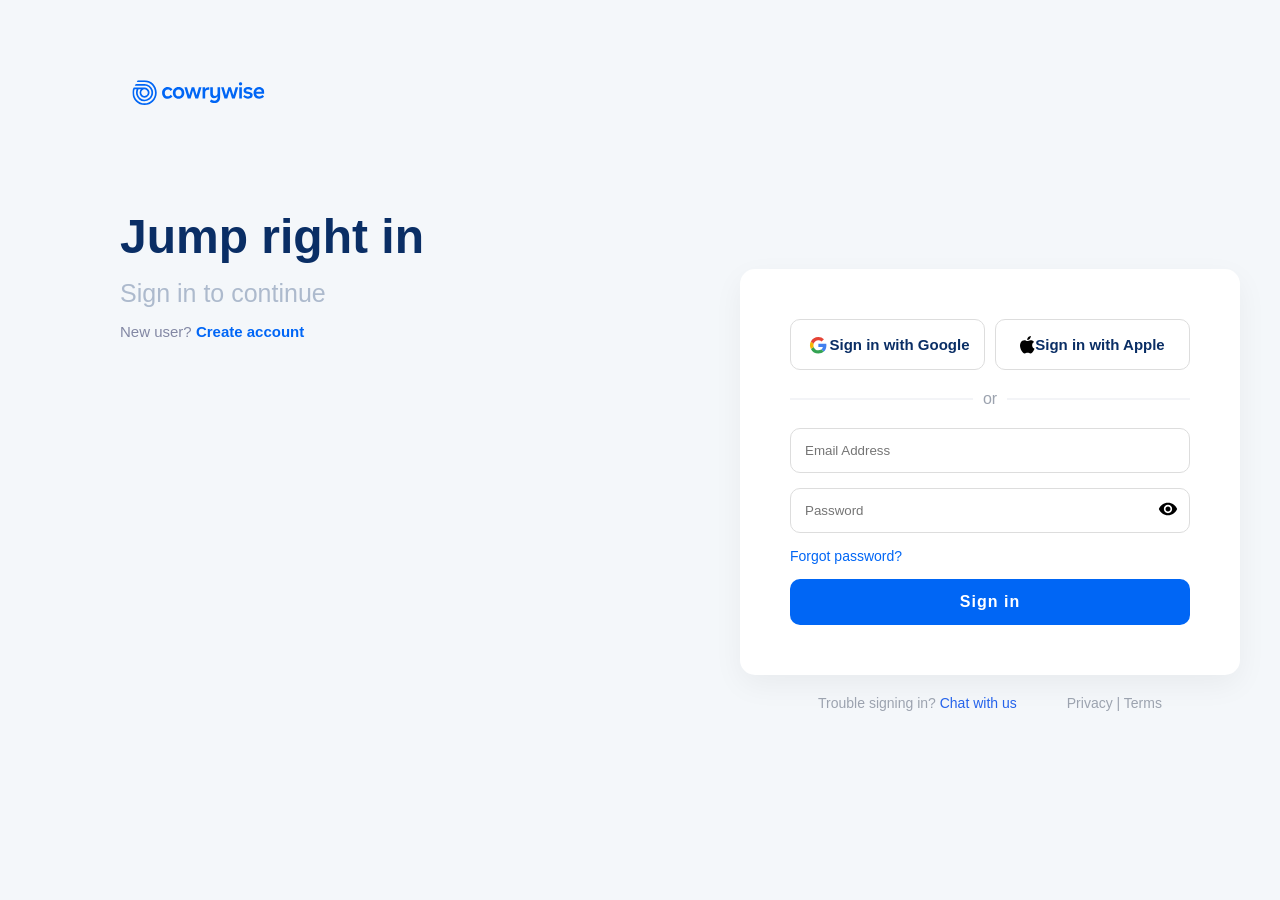
<file: login.html>
<!DOCTYPE html>
<html lang="en">

<head>
    <meta charset="UTF-8">
    <meta name="viewport" content="width=device-width, initial-scale=1.0">
    <title>Login</title>
    <link rel="stylesheet" href="style.css">
</head>

<body>

    <div class="container">

        <!-- LEFT SIDE-->
        <div class="left">

            <!-- LOGO-->
            <div class="logo">
                <img src="./Media/logo0.svg" alt="" srcset="">
            </div>

            <div class="left-content">
                <h1>Jump right in</h1>
                <p>Sign in to continue</p>
                <span class="small">New user? <a href="./signup.html">Create account</a></span>

            </div>
        </div>

        <!-- RIGHT SIDE (FORM) -->
        <div class="right">
            <div class="form-box">

                <div class="social-btn">
                    <button class="btn google"><img src="./Media/google-img.svg" alt="" srcset="">Sign in with
                        Google</button>
                    <button class="btn apple"><img src="./Media/apple-img.svg" alt="" srcset="">Sign in with
                        Apple</button>
                </div>

                <div class="divider">
                    <hr>
                    <span>or</span>
                    <hr>
                </div>

                <form>
                    <input type="email" placeholder="Email Address" required>

                    <div class="password-box">
                        <input type="password" placeholder="Password" required>
                        <span><img src="./Media/eye-img.svg" alt="" srcset=""></span>
                    </div>

                    <a href="#" class="forgot">Forgot password?</a>

                    <button class="submit">Sign in</button>
                </form>

            </div>

            <div class="footer">
                <p>Trouble signing in? <a href="#">Chat with us</a></p>
                <p class="links">Privacy | Terms</p>
            </div>




        </div>

    </div>

</body>

</html>
</file>
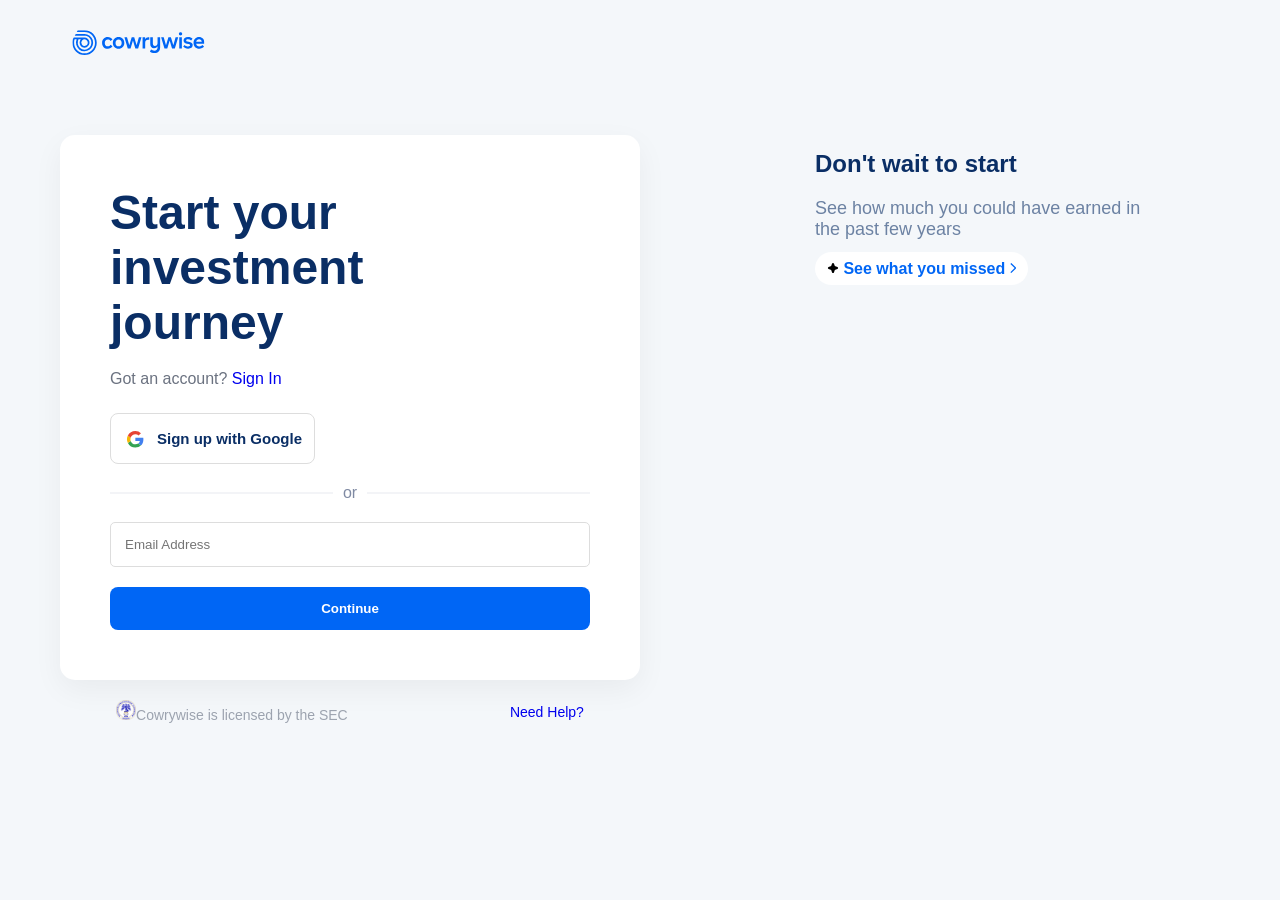
<file: signup.html>
<!DOCTYPE html>
<html lang="en">

<head>
    <meta charset="UTF-8">
    <meta name="viewport" content="width=device-width, initial-scale=1.0">
    <title>Sign up</title>
    <link rel="stylesheet" href="style.css">
</head>

<body>
    <div class="signup-container">

        <!-- LEFT -->
        <div class="signup-left">
            <div class="signup-nav">
                <img src="./Media/logo0.svg" alt="logo">
            </div>

            <div class="signup-box">
                <h1>Start your investment journey</h1>
                <p>Got an account? <a href="./login.html">Sign In</a></p>

                <button class="signup-google-btn">
                    <img src="./Media/google-img.svg" alt="">
                    Sign up with Google
                </button>

                <div class="signup-divider">
                    <hr><span>or</span>
                    <hr>
                </div>

                <input type="email" placeholder="Email Address">

                <button class="signup-continue">Continue</button>
            </div>

            <div class="signup-footer">
                <p><img src="./Media/sec-logo.uViKvy1J.png" alt="">Cowrywise is licensed by the SEC</p>
                <p class="helps"><a href="#">Need Help?</a></p>
            </div>
        </div>

        <!-- RIGHT -->
        <div class="signup-right">
            <div class="signup-right-box">
                <h2>Don't wait to start</h2>
                <p>See how much you could have earned in the past few years</p>
                <a href="#"><img src="./Media/star.svg" alt="" srcset=""> See what you missed <img
                        src="./Media/angle-right.svg" alt="" srcset=""></a>
            </div>
        </div>

    </div>
</body>

</html>
</file>
<file: style.css>
* {
  margin: 0;
  padding: 0;
  box-sizing: border-box;
  font-family: "Inter", sans-serif;
}

body {
  background-color: #f4f7fa;
}



.myNav {
  padding: 20px 15px !important;
  background-color: white !important;
  box-shadow: 0 2px 8px rgba(0, 0, 0, 0.08) !important;
  z-index: 10;
}

.myNav .navbar-brand img {
  width: 170px;
}

.mydropdownn {
  border: none !important;
  box-shadow: 0 2px 8px rgba(0, 0, 0, 0.08) !important;
  background-color: white !important;
  width: max-content !important;
  border-radius: 10px !important;
  padding: 40px !important;
  pointer-events: auto !important;
}

.mydropdownn .dropItem {
  pointer-events: auto !important;
}

.mydropdownn .dropItem li {
  pointer-events: auto !important;
  cursor: pointer !important;
}

.dropItem img {
  width: 45px;
}

.dropItem strong {
  font-weight: 600;
}

.dropItem p {
  font-size: 14px;
  color: #6C82A3;
  font-weight: 500;
  transition: .5s ease;
}

.dropItem li:hover,
.dropItem li:hover p {
  color: #056DFF;
  transition: .5s ease;
}

.dropItem strong button {
  font-size: 10px;
  letter-spacing: 2px;
  padding: 1px 2px !important;
}

.verticalLine {
  width: 1px;
  height: auto;
  background-color: #E5E5E5;
}

.dropItem a {
  text-decoration: none;
}

.navList {
  color: #6C82A3 !important;
  font-weight: 500 !important;
  transition: .5s ease;
}

.navList:hover,
.navList:focus {
  color: black !important;
}

.login {
  text-decoration: none;
  color: #056DFF;
  font-weight: 600;
  font-size: 16px;
}

.signupBtn {
  font-weight: 600;
  font-size: 16px;
  width: max-content;
  color: white;
  background-color: #056DFF;
  border: none;
  padding: 10px 25px !important;
  border-radius: 6px !important;
  box-shadow: 0 4px 12px rgba(5, 109, 255, 0.3) !important;
}





.main-section {
  position: relative;
  padding: 0 10px;
}

.line-bg {
  width: 100%;
  background-image: url(./Media/bg-lines.svg);
  background-repeat: no-repeat;
  background-size: cover;
  height: 500px;
}

.main-div {
  position: absolute;
  position: absolute;
  top: 50%;
  left: 50%;
  transform: translate(-50%, -50%);
  text-align: center;
  max-width: 500px;
}

.main-div h1 {
  font-size: 4rem;
  font-weight: 700;
  color: #0a2e65;
  margin-bottom: 15px;
}

.main-div p {
  font-size: 1.1rem;
  color: #8f9fb9;
}

.btn-start {
  margin-top: 20px;
  padding: 14px 30px;
  background: #0067f5;
  color: #fff;
  font-size: 18px;
  font-weight: bold;
  border: none;
  border-radius: 8px;
  cursor: pointer;
  box-shadow: 0 10px 20px rgba(0, 103, 245, 0.25);
}

.btn-start:hover {
  transform: translateY(-2px);
  box-shadow: 0 15px 30px rgba(0, 0, 0, 0.12);
}

.growth-section {
  margin-top: 50px;
  padding: 0 10px;
}

.growth-title {
  font-size: 2.3rem;
  font-weight: 700;
  color: #082552;
}

.growth-text {
  color: #282552;
  font-size: 1rem;
  line-height: 1.6;
}


.feature-section {
  padding: 80px 20px;
}

.feature-card {
  position: relative;
  background: #f9fbff;
  border-radius: 20px;
  padding-top: 20px;
  overflow: hidden;
}

.image-box img {
  width: 100%;
  display: block;
}

.card-title {
  position: absolute;
  top: 20px;
  left: 20px;
  font-size: 18px;
  font-weight: 600;
  color: #082552;
  z-index: 2;
}


.content-box {
  position: relative;
  background: #fff;
  margin: -60px 20px 20px;
  padding: 10px;
  border-radius: 15px;
  box-shadow: 0 10px 30px rgba(0, 0, 0, 0.05);
  display: flex;
  align-items: center;
  gap: 15px;
}

.content-box:hover {
  transform: translateY(-2px);
}

.content-box img {
  width: 50px;
  height: 50px;
  background-color: #f5f6fa;
  border-radius: 50%;

  animation: floatUp 3s ease-in-out infinite;
}

@keyframes floatUp {
  0% {
    transform: translateY(0);
  }

  50% {
    transform: translateY(-8px);
  }

  100% {
    transform: translateY(0);
  }
}




.content-box p {
  font-size: 14px;
  color: #7182a3;
  line-height: 1.5;
}

.feature-section {
  padding: 60px 15px;
  background: #ffffff;
}


.feature-card {
  background: #f5f6fa;
  border-radius: 20px;
  padding: 25px;
  height: 100%;
  display: flex;
  flex-direction: column;
  justify-content: space-between;
}


.phone-card {
  min-height: 400px;
  position: relative;
  overflow: hidden;
}

.phone-img {
  position: absolute;
  top: -220px;
  left: 50%;
  transform: translateX(-50%);
  width: 300px;
}

.coin-img {
  position: absolute;
  bottom: -50px;
  left: -80px;
  width: 200px;
  animation: rotateCoin 12s ease-in-out infinite;
}

@keyframes rotateCoin {
  from {
    transform: rotate(0deg);
  }

  to {
    transform: rotate(360deg);
  }
}

.center-card {
  display: flex;
  align-items: center;
  justify-content: center;
}

.center-card img {
  width: 80%;
  height: auto;
}


.text-card h3 {
  font-size: 1.8rem;
  font-weight: 700;
  color: #0a2e65;
  margin-bottom: 15px;
}

.text-card p {
  font-size: 0.95rem;
  color: #7c8da6;
  line-height: 1.6;
}


.image-card {
  padding: 0;
  overflow: hidden;
  position: relative;
}

.image-card img {
  width: 100%;
  height: 100%;
  object-fit: cover;
  border-radius: 20px;
}

/* .coin-right {
  position: absolute;
  bottom: -150px;
  right: -300px;
  width: 20px;


  animation: coinSpin 12s linear infinite;
} */


.small-text {
  font-size: 0.85rem;
  color: #7c8da6;
  margin-top: 10px;
}

.small-text {
  padding: 0 15px;
  margin-top: 20px;
  font-size: 15px;
}

.small-text a {
  text-decoration: none;
}


.figured-section {
  padding: 60px 15px;
}

.figured-text h2 {
  font-size: 50px;
  color: #082552;
  text-align: center;
}

.review-wrapper {
  overflow: hidden;
  margin-top: 50px;
}

.review-track {
  display: flex;
  gap: 20px;
  width: max-content;

  animation: scroll 60s linear infinite;
}

.review-track:hover {
  animation-play-state: paused;
  cursor: pointer;
}

@keyframes scroll {
  0% {
    transform: translateX(0);
  }

  100% {
    transform: translateX(-50%);
  }
}

.review-box {
  padding: 50px 60px;
  background: #fff;
  border-radius: 20px;
  border: 1px solid #e0e4eb;
  max-width: 600px;
  white-space: normal;
  font-size: 50px;
  font-weight: 700;
  color: #0067f5;
  align-items: center;
}


.time-money-section {
  background-color: #004fff;
  padding: 60px 15px;
}

.main-title {
  font-size: 3rem;
  font-weight: 600;
  line-height: 1.2;
  color: #fffcff;
}

.top-text {
  font-weight: 500;
  color: #fffcff;
}

.sub-text {
  font-size: 0.9rem;
  opacity: 0.8;
  color: #56afff;
}

.btn-invest {
  background: #fff;
  color: #4f6384;
  font-size: 15px;
  font-weight: 700;
  border: none;
  padding: 10px 20px;
  border-radius: 8px;
  transition: 0.4s;
}

.btn-invest:hover {
  background: #1e3c62;
  color: #fffcff;
}

.input-card {
  border-radius: 15px;
  padding: 20px;
  background: #0067f5;
}

.small-text {
  font-size: 0.9rem;
  opacity: 0.9;
  margin-bottom: 40px;
  color: #54acfc;
}

.link {
  text-decoration: underline;
  cursor: pointer;
  color: #fffcff;
}

.amount-value {
  padding-bottom: 5px;

}

/* Input line */
.amount-box {
  display: flex;
  justify-content: space-between;
  align-items: center;
  margin-top: 10px;
}

.amount-box h2 {
  margin: 0;
  color: #fffcff;
  font-weight: 700;
}

.amount-box select {
  background: #0067f5;
  color: #fffcff;
  border: 1px solid #fffcff;
  padding: 5px 10px;
  border-radius: 5px;
  cursor: pointer;
}

.input-card2 {
  border-radius: 15px;
  padding: 30px;
  background: #d6ffeb;

}

.small-text2 {
  display: flex;
  justify-content: space-between;
  align-items: center;
  margin-top: 10px;
  color: #40b255;
}

.amount-box2 {
  display: flex;
  justify-content: space-between;
  align-items: center;
  margin-top: 10px;
  color: #40b255;
}

.goal-container {
  padding: 60px 15px;
}

.main-goal {
  color: #082552;
  font-size: 2.5rem;
  font-weight: 700;
  width: 100%;
  max-width: 350px;
}

.main-p {
  color: #7c8da6;
  font-size: 1.1rem;
  line-height: 1.6;
  width: 100%;
  max-width: 650px;
}

.testimonial-container {
  padding: 40px 15px;
}

.testimonial-card {
  position: relative;
  border-radius: 20px;
  overflow: hidden;

  transition: transform 0.4s ease, box-shadow 0.4s ease;
}



.testimonial-card img {
  width: 100%;
  height: 100%;
  object-fit: cover;
}

.overlay {
  position: absolute;
  inset: 0;
  background: linear-gradient(to top, rgba(0, 0, 0, 0.6), transparent);
}

.text-box {
  position: absolute;
  bottom: 20px;
  left: 20px;
  right: 20px;
  color: #fff;
}

.text-box h5 {
  font-size: 16px;
  font-weight: 600;
}

.text-box p {
  font-size: 13px;
  opacity: 0.8;
}

.play-btn {
  position: absolute;
  top: 15px;
  right: 15px;
  width: 35px;
  height: 35px;
  background: rgba(255, 255, 255, 0.3);
  border-radius: 50%;
  display: flex;
  align-items: center;
  justify-content: center;
  color: white;
  font-size: 14px;
}

.future-container {
  padding: 20px 15px;
}

.future-content {
  text-align: center;
}

.future-content h3 {
  font-size: 2.5rem;
  color: #6C82A3;
  margin-bottom: 20px;
}

.future-content a {
  text-decoration: none;
  font-size: 3rem;
  font-weight: 600;
}

footer {
  background: #fff;
}

footer ul li {
  cursor: pointer;
}

footer ul li:hover {
  color: #0067f5;
}

.footer-text {
  color: #6c82a3;
  font-size: 14px;
  line-height: 1.6;
}

.app-btn {
  background: #fff;
  padding: 8px 14px;
  border-radius: 10px;
  text-decoration: none;
  color: #000;
  box-shadow: 0 4px 12px rgba(0, 0, 0, 0.08);
  transition: 0.3s ease;
}

.app-btn img {
  width: 22px;
  height: 22px;
  object-fit: contain;
}

.app-btn small {
  font-size: 10px;
  color: #666;
}

.app-btn strong {
  font-size: 14px;
}

.app-btn:hover {
  transform: translateY(-2px);
}

.social-img {
  display: flex;
  gap: 20px;
  align-items: center;

}


.social-img img {
  width: 20px;
  height: 20px;
  object-fit: contain;


  filter: brightness(0) saturate(100%) invert(48%) sepia(9%) saturate(1063%) hue-rotate(173deg) brightness(94%) contrast(88%);

  cursor: pointer;
  transition: 0.3s ease;
}


.social-img img:hover {
  transform: translateY(-3px);
  opacity: 1;
}

.bottom-bar {
  display: flex;
  justify-content: space-between;
  align-items: center;
  margin-top: 20px;
  flex-wrap: wrap;
  gap: 15px;
}

.bottom-bar p {
  margin: 0;
  font-size: 14px;
  color: #6c82a3;
}

.app-btn {
  background: #fff;
  padding: 8px 14px;
  border-radius: 10px;
  text-decoration: none;
  color: #000;
  box-shadow: 0 4px 12px rgba(0, 0, 0, 0.08);
  transition: 0.3s ease;
}

.app-btn img {
  width: 20px;
  height: 20px;
  object-fit: contain;
}

.app-btn small {
  font-size: 10px;
  color: #666;
}

.app-btn strong {
  font-size: 14px;
}

.app-btn:hover {
  transform: translateY(-2px);
}

.legal-section {
  margin-top: 40px;
  padding: 30px 0;
  border-top: 1px solid #e5e7eb;
}

.legal-section p {
  font-size: 13px;
  line-height: 1.7;
  color: #6c82a3;
  margin-bottom: 15px;
}











/* LOG IN */
.container {
  display: flex;
  min-height: 100vh;
}

/* LEFT SIDE */
.left {
  flex: 1;
  background: #f4f7fa;
  display: flex;
  flex-direction: column;
  align-items: flex-start;
  padding-left: 120px;
  padding-top: 80px;
}

.left-content {
  max-width: 400px;
  margin-top: 100px;
}

.left h1 {
  font-size: 3rem;
  color: #0a2e65;
  font-weight: 700;
}

.left p {
  margin-top: 15px;
  color: #adbacd;
  font-size: 25px;
  margin-bottom: 15px;
}

.small {
  color: #8388a4;
  font-size: 15px;
}

.small a {
  font-size: 15px;
  color: #0066f6;
  text-decoration: none;
  font-weight: bold;
}

/* RIGHT SIDE */
.right {
  flex: 1;
  display: flex;
  flex-direction: column;
  align-items: center;
  justify-content: center;
  padding-top: 80px;
}

.form-box {
  background: #fff;
  padding: 50px;
  border-radius: 15px;
  width: 100%;
  max-width: 500px;
  box-shadow: 0 10px 30px rgba(0, 0, 0, 0.05);
}

/* SOCIAL BUTTONS */
.social-btn {
  display: flex;
  gap: 10px;
  width: 100%;
}

.btn {
  flex: 1;
  padding: 12px;
  border-radius: 10px;
  border: 1px solid #ddd;
  background: #fff;
  color: #0a2e65;
  cursor: pointer;
  font-size: 15px;
  font-weight: 600;
  display: flex;
  justify-content: center;
  align-items: center;
}

.btn:hover {
  box-shadow: 0 10px 30px #e0e4eb;

}

/* DIVIDER */
.divider {
  display: flex;
  justify-content: center;
  align-items: center;
  gap: 10px;
  margin: 20px 0;
  color: #9ca3af;
}

.divider hr {
  flex: 1;
  border: 1px solid #f3f4f7;
}

/* FORM */
form {
  display: flex;
  flex-direction: column;
  gap: 15px;
}

input {
  padding: 14px;
  border-radius: 10px;
  border: 1px solid #ddd;
  outline: none;
}

input:focus {
  border-color: #2563eb;
}

/* PASSWORD */
.password-box {
  position: relative;
}

.password-box input {
  width: 100%;
  padding-right: 40px;
}

.password-box span {
  position: absolute;
  right: 12px;
  top: 50%;
  transform: translateY(-50%);
  cursor: pointer;
  font-size: 16px;
  color: #6b7280;
}

.password-box span img {
  width: 20px;
  height: 20px;
  color: #b5c0d0;
}

/* LINKS */
.forgot {
  font-size: 14px;
  color: #0066f5;
  text-decoration: none;
}

/* BUTTON */
.submit {
  padding: 14px;
  border: none;
  border-radius: 10px;
  background: #0066f5;
  color: #fff;
  font-size: 16px;
  font-weight: bold;
  letter-spacing: 1px;
  cursor: pointer;
}

.submit:hover {
  box-shadow: 0 10px 30px rgba(0, 0, 0, 0.05);
}

/* FOOTER */
.footer {
  margin-top: 20px;
  font-size: 14px;
  /* text-align: center; */
  display: flex;
  align-items: center;
  gap: 50px;
  color: #9ca3af;
}


.footer a {
  color: #2563eb;
  text-decoration: none;
}

.links {
  color: #9ca3af;
}


/* Signup */

.signup-container {
  display: flex;
  min-height: 100vh;
}

.signup-left {
  flex: 1;
  padding: 30px 60px;
  display: flex;
  flex-direction: column;
}

.signup-nav {
  display: flex;
  align-items: center;
  gap: 10px;
  font-weight: bold;
  color: #0a2e65;
}

.signup-box {
  margin-top: 80px;
  background: #fff;
  padding: 50px;
  border-radius: 15px;
  width: 100%;
  max-width: 600px;
  box-shadow: 0 10px 30px rgba(0, 0, 0, 0.05);
}

.signup-box h1 {
  width: 100%;
  max-width: 400px;
  font-size: 3rem;
  color: #0a2e65;
  margin-bottom: 20px;
}

.signup-box p {
  margin-bottom: 25px;
  color: #6b7280;
}

.signup-box p a {
  text-decoration: none;
}

.signup-google-btn {
  width: fit-content;
  padding: 12px;
  border: 1px solid #ddd;
  border-radius: 8px;
  background: #fff;
  color: #0a2e65;
  font-size: 15px;
  font-weight: 600;
  display: flex;
  justify-content: center;
  align-items: center;
  gap: 10px;
  cursor: pointer;
}

.signup-google-btn:hover {
  box-shadow: 0 10px 30px rgba(0, 0, 0, 0.05);
}

.signup-divider {
  display: flex;
  align-items: center;
  color: #7f8aa3;
  gap: 10px;
  margin: 20px 0;
}

.signup-divider hr {
  flex: 1;
  border: 1px solid #f3f4f7;
}

.signup-left input {
  padding: 14px;
  border-radius: 5px;
  border: 1px solid #ddd;
  outline: none;
  width: 100%;
}

input:focus {
  border-color: #2563eb;
}

.signup-continue {
  margin-top: 20px;
  width: 100%;
  padding: 14px;
  border: none;
  border-radius: 8px;
  background: #0066f5;
  color: white;
  font-weight: bold;
}

.signup-right {
  flex: 1;
  display: flex;
  align-items: flex-start;
  justify-content: center;
  padding-top: 150px;
}

.signup-right-box {
  max-width: 350px;
}

.signup-right-box h2 {
  color: #0a2e65;
  margin-bottom: 20px;
}

.signup-right-box p {
  color: #6c82a3;
  font-size: 18px;
  margin-bottom: 20px;
}

.signup-right-box a {
  color: #0066f5;
  text-decoration: none;
  font-weight: 600;
  background-color: #fff;
  padding: 8px 12px;
  border-radius: 20px;
}

.signup-footer {
  margin-top: 20px;
  font-size: 14px;
  display: flex;
  justify-content: space-around;
  align-items: center;
  gap: 50px;
  color: #9ca3af;
}

.signup-footer p img {
  width: 20px;
  height: 20px;
}

.signup-footer a {
  text-decoration: none;
}





/* RESPONSIVENESS */
@media (min-width: 768px) {
  .testimonial-card:hover {
    transform: translateY(-10px) scale(1.02);
    box-shadow: 0 20px 40px rgba(0, 0, 0, 0.15);
  }

  .row>div:nth-child(2) .testimonial-card,
  .row>div:nth-child(4) .testimonial-card {
    transform: translateY(40px);
  }

  .row>div:nth-child(2) .testimonial-card:hover,
  .row>div:nth-child(4) .testimonial-card:hover {
    transform: translateY(30px) scale(1.02);
  }
}

@media (max-width: 768px) {
  .myNav {
    padding: 10px 20px !important;

  }



  .main-section {
    position: relative;
    padding: 20px 15px 30px;
  }

  .line-bg {
    height: auto;
    padding: 50px 0;
  }

  .main-div {
    position: static;
    transform: none;
    margin: 0 auto;
    text-align: center;
    max-width: 320px;
  }

  .main-div h1 {
    font-size: 2.2rem;
    line-height: 1.3;
    margin-bottom: 12px;
  }

  .main-div p {
    font-size: 0.95rem;
    line-height: 1.5;
    margin-bottom: 15px;
  }

  .btn-start {
    /* width: 100%; */
    font-size: 15px;
    padding: 15px;
  }

  .feature-section {
    padding: 50px 20px;
  }

  .phone-img {
    position: absolute;
    top: -200px;
    left: 50%;
    transform: translateX(-50%);
    width: 200px;
  }

  .figured-text h2 {
    font-size: 30px;
    text-align: center;
  }

  .review-box {
    padding: 40px 50px;
    background: #fff;
    border-radius: 20px;
    border: 1px solid #e0e4eb;
    max-width: 400px;
    white-space: normal;
    font-size: 30px;
    font-weight: 700;
    color: #0067f5;
    align-items: center;
  }

  .testimonial-card {
    transform: none;
  }

  .future-content {
    text-align: left;
  }

  .future-content h3 {
    font-size: 1.5rem;
  }

  .future-content a {
    font-size: 2rem;
  }

  .bottom-bar {
    flex-direction: column;
    align-items: flex-start;
  }

  .content-box img {
    display: none;
  }

  .content-box p {
    font-size: 12px;

  }

  .content-box {
    margin: -60px 10px 20px;
    padding: 10px;
  }





  /* Log in */
  .container {
    flex-direction: column;
    min-height: auto;
  }

  .left {
    padding: 20px;
  }

  .left h1 {
    font-size: 2.5rem;
  }

  .left-content {
    margin-top: 40px;
  }

  .right {
    padding: 20px;
  }

  .form-box {
    padding: 25px;
  }

  .social-btn {
    flex-direction: column;
  }

  .footer {
    font-size: 12px;
    gap: 20px;

  }

  /* Signup */
  .signup-container {
    flex-direction: column;
  }

  .signup-left {
    padding: 20px;
  }

  .signup-box {
    margin-top: 40px;
  }

  .signup-box h1 {
    font-size: 2.2rem;
  }

  .signup-google-btn {
    width: 100%;
  }

  .signup-right {
    padding: 20px;
    text-align: center;
  }

  .signup-right-box {
    margin-top: 40px;
  }

  .signup-right-box h2 {
    display: none;
  }

  .signup-footer {
    font-size: 12px;
  }

}
</file>
